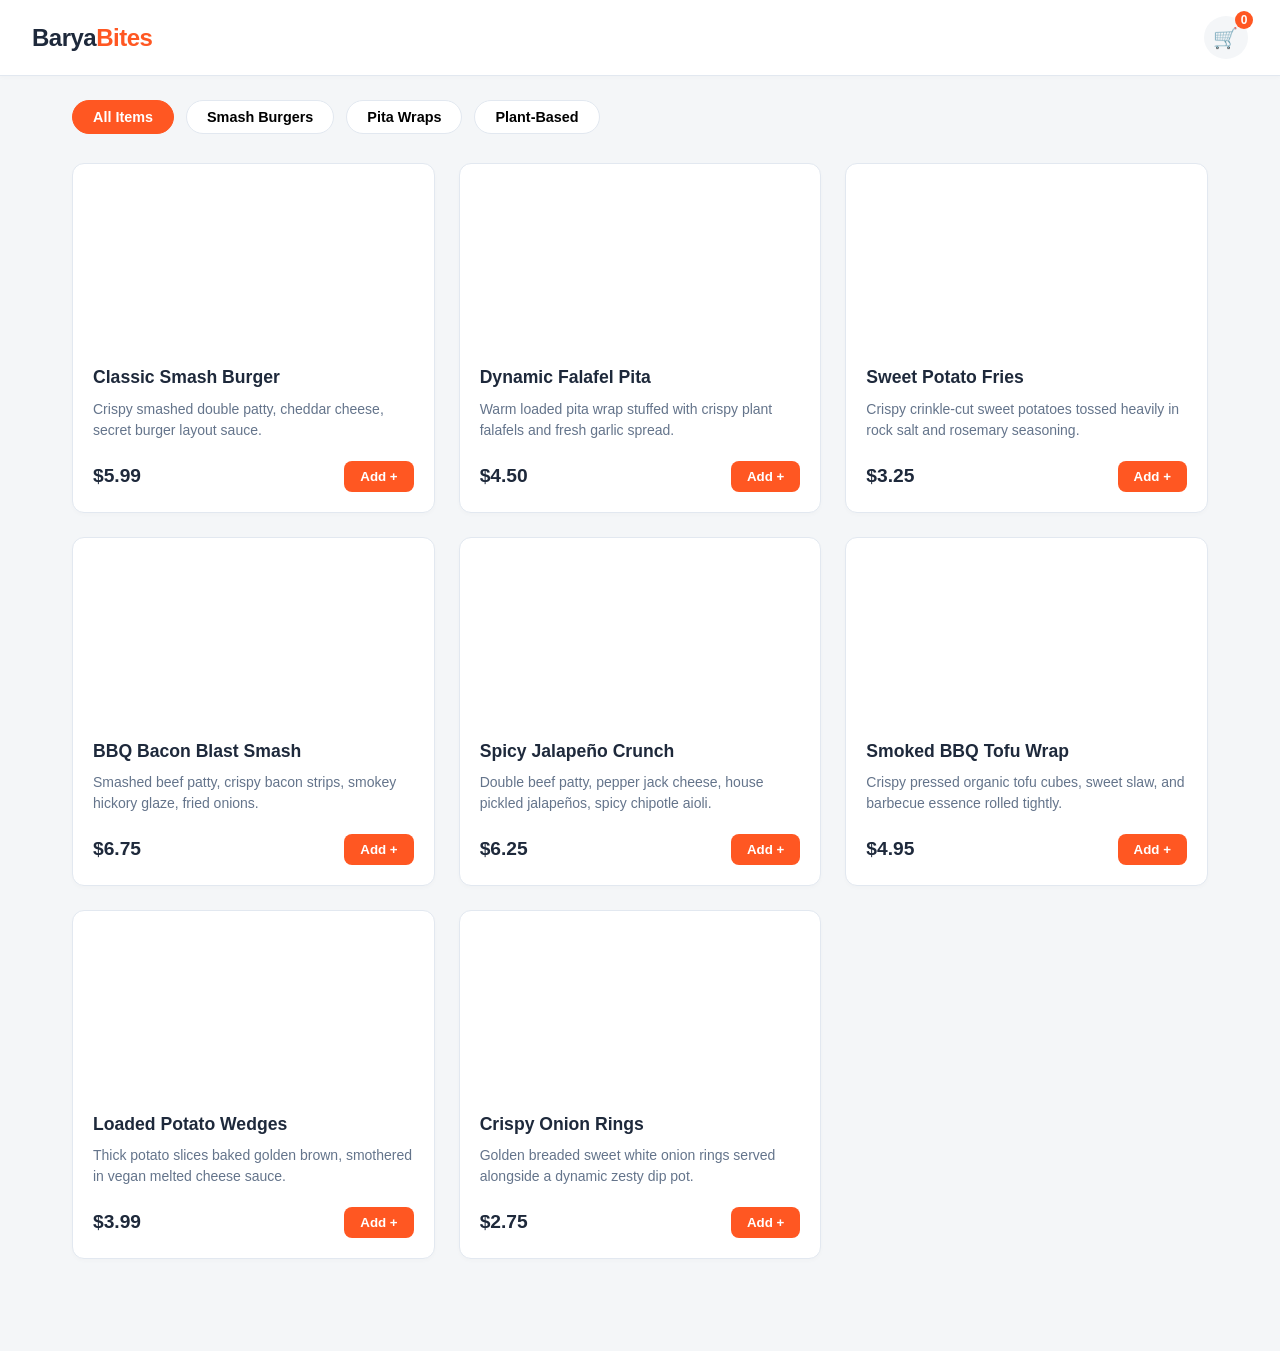
<file: Production-Ready/index.html>
<!DOCTYPE html>
<html lang="en">

<head>
    <meta charset="UTF-8">
    <meta name="viewport" content="width=device-width, initial-scale=1.0">
    <title>BaryaBites - Smart Pocket Micro-Menu System</title>
    <link rel="stylesheet" href="assets/css/variables.css">
    <link rel="stylesheet" href="assets/css/style.css">
    <link rel="stylesheet" href="assets/css/responsive.css">
</head>

<body>

    <header class="app-header">
        <div class="logo-container">
            <h1>Barya<span>Bites</span></h1>
        </div>
        <div class="cart-icon-wrapper" onclick="window.location.href='checkout.html'">
            <span class="icon-badge" id="cartCountBadge">0</span>
            <button class="btn-icon">🛒</button>
        </div>
    </header>

    <section class="filter-section">
        <div class="filter-tags-container">
            <button class="filter-btn active" data-target="all">All Items</button>
            <button class="filter-btn" data-target="burgers">Smash Burgers</button>
            <button class="filter-btn" data-target="wraps">Pita Wraps</button>
            <button class="filter-btn" data-target="snacks">Plant-Based</button>
        </div>
    </section>

    <main class="menu-grid" id="menuGrid">
        <div class="menu-card" data-category="burgers" onclick="window.location.href='item-details.html?id=bb-01'"
            style="cursor:pointer;">
            <div class="product-img"
                style="background: url('https://images.unsplash.com/photo-1568901346375-23c9450c58cd?q=80&w=500&auto=format&fit=crop') center/cover;">
            </div>
            <div class="card-details">
                <h3>Classic Smash Burger</h3>
                <p class="description">Crispy smashed double patty, cheddar cheese, secret burger layout sauce.</p>
                <div class="card-footer" onclick="event.stopPropagation();">
                    <span class="price">$5.99</span>
                    <button class="btn-add-cart" data-id="bb-01" data-name="Classic Smash Burger" data-price="5.99">Add
                        +</button>
                </div>
            </div>
        </div>

        <div class="menu-card" data-category="wraps" onclick="window.location.href='item-details.html?id=bb-02'"
            style="cursor:pointer;">
            <div class="product-img"
                style="background: url('https://www.madhuseverydayindian.com/wp-content/uploads/2022/01/falafel-pita-sandwich-recipe-with-vegetables-and-tahini-.jpg') center/cover;">
            </div>
            <div class="card-details">
                <h3>Dynamic Falafel Pita</h3>
                <p class="description">Warm loaded pita wrap stuffed with crispy plant falafels and fresh garlic spread.
                </p>
                <div class="card-footer" onclick="event.stopPropagation();">
                    <span class="price">$4.50</span>
                    <button class="btn-add-cart" data-id="bb-02" data-name="Dynamic Falafel Pita" data-price="4.50">Add
                        +</button>
                </div>
            </div>
        </div>

        <div class="menu-card" data-category="snacks" onclick="window.location.href='item-details.html?id=bb-03'"
            style="cursor:pointer;">
            <div class="product-img"
                style="background: url('https://images.unsplash.com/photo-1573080496219-bb080dd4f877?q=80&w=500&auto=format&fit=crop') center/cover;">
            </div>
            <div class="card-details">
                <h3>Sweet Potato Fries</h3>
                <p class="description">Crispy crinkle-cut sweet potatoes tossed heavily in rock salt and rosemary
                    seasoning.</p>
                <div class="card-footer" onclick="event.stopPropagation();">
                    <span class="price">$3.25</span>
                    <button class="btn-add-cart" data-id="bb-03" data-name="Sweet Potato Fries" data-price="3.25">Add
                        +</button>
                </div>
            </div>
        </div>

        <div class="menu-card" data-category="burgers" onclick="window.location.href='item-details.html?id=bb-04'"
            style="cursor:pointer;">
            <div class="product-img"
                style="background: url('https://images.unsplash.com/photo-1550547660-d9450f859349?q=80&w=500&auto=format&fit=crop') center/cover;">
            </div>
            <div class="card-details">
                <h3>BBQ Bacon Blast Smash</h3>
                <p class="description">Smashed beef patty, crispy bacon strips, smokey hickory glaze, fried onions.</p>
                <div class="card-footer" onclick="event.stopPropagation();">
                    <span class="price">$6.75</span>
                    <button class="btn-add-cart" data-id="bb-04" data-name="BBQ Bacon Blast Smash" data-price="6.75">Add
                        +</button>
                </div>
            </div>
        </div>

        <div class="menu-card" data-category="burgers" onclick="window.location.href='item-details.html?id=bb-05'"
            style="cursor:pointer;">
            <div class="product-img"
                style="background: url('https://images.unsplash.com/photo-1606755962773-d324e0a13086?q=80&w=500&auto=format&fit=crop') center/cover;">
            </div>
            <div class="card-details">
                <h3>Spicy Jalapeño Crunch</h3>
                <p class="description">Double beef patty, pepper jack cheese, house pickled jalapeños, spicy chipotle
                    aioli.</p>
                <div class="card-footer" onclick="event.stopPropagation();">
                    <span class="price">$6.25</span>
                    <button class="btn-add-cart" data-id="bb-05" data-name="Spicy Jalapeño Crunch" data-price="6.25">Add
                        +</button>
                </div>
            </div>
        </div>

        <div class="menu-card" data-category="wraps" onclick="window.location.href='item-details.html?id=bb-06'"
            style="cursor:pointer;">
            <div class="product-img"
                style="background: url('https://images.unsplash.com/photo-1544025162-d76694265947?q=80&w=500&auto=format&fit=crop') center/cover;">
            </div>
            <div class="card-details">
                <h3>Smoked BBQ Tofu Wrap</h3>
                <p class="description">Crispy pressed organic tofu cubes, sweet slaw, and barbecue essence rolled
                    tightly.</p>
                <div class="card-footer" onclick="event.stopPropagation();">
                    <span class="price">$4.95</span>
                    <button class="btn-add-cart" data-id="bb-06" data-name="Smoked BBQ Tofu Wrap" data-price="4.95">Add
                        +</button>
                </div>
            </div>
        </div>

        <div class="menu-card" data-category="snacks" onclick="window.location.href='item-details.html?id=bb-07'"
            style="cursor:pointer;">
            <div class="product-img"
                style="background: url('https://fromthelarder.co.uk/wp-content/uploads/2025/11/Potato-Wedges-10.jpg') center/cover;">
            </div>
            <div class="card-details">
                <h3>Loaded Potato Wedges</h3>
                <p class="description">Thick potato slices baked golden brown, smothered in vegan melted cheese sauce.
                </p>
                <div class="card-footer" onclick="event.stopPropagation();">
                    <span class="price">$3.99</span>
                    <button class="btn-add-cart" data-id="bb-07" data-name="Loaded Potato Wedges" data-price="3.99">Add
                        +</button>
                </div>
            </div>
        </div>

        <div class="menu-card" data-category="snacks" onclick="window.location.href='item-details.html?id=bb-08'"
            style="cursor:pointer;">
            <div class="product-img"
                style="background: url('https://images.unsplash.com/photo-1534422298391-e4f8c172dddb?q=80&w=500&auto=format&fit=crop') center/cover;">
            </div>
            <div class="card-details">
                <h3>Crispy Onion Rings</h3>
                <p class="description">Golden breaded sweet white onion rings served alongside a dynamic zesty dip pot.
                </p>
                <div class="card-footer" onclick="event.stopPropagation();">
                    <span class="price">$2.75</span>
                    <button class="btn-add-cart" data-id="bb-08" data-name="Crispy Onion Rings" data-price="2.75">Add
                        +</button>
                </div>
            </div>
        </div>
    </main>

    <script src="assets/js/cart.js"></script>
    <script src="assets/js/filter.js"></script>
    <script src="assets/js/app.js"></script>
</body>

</html>
</file>
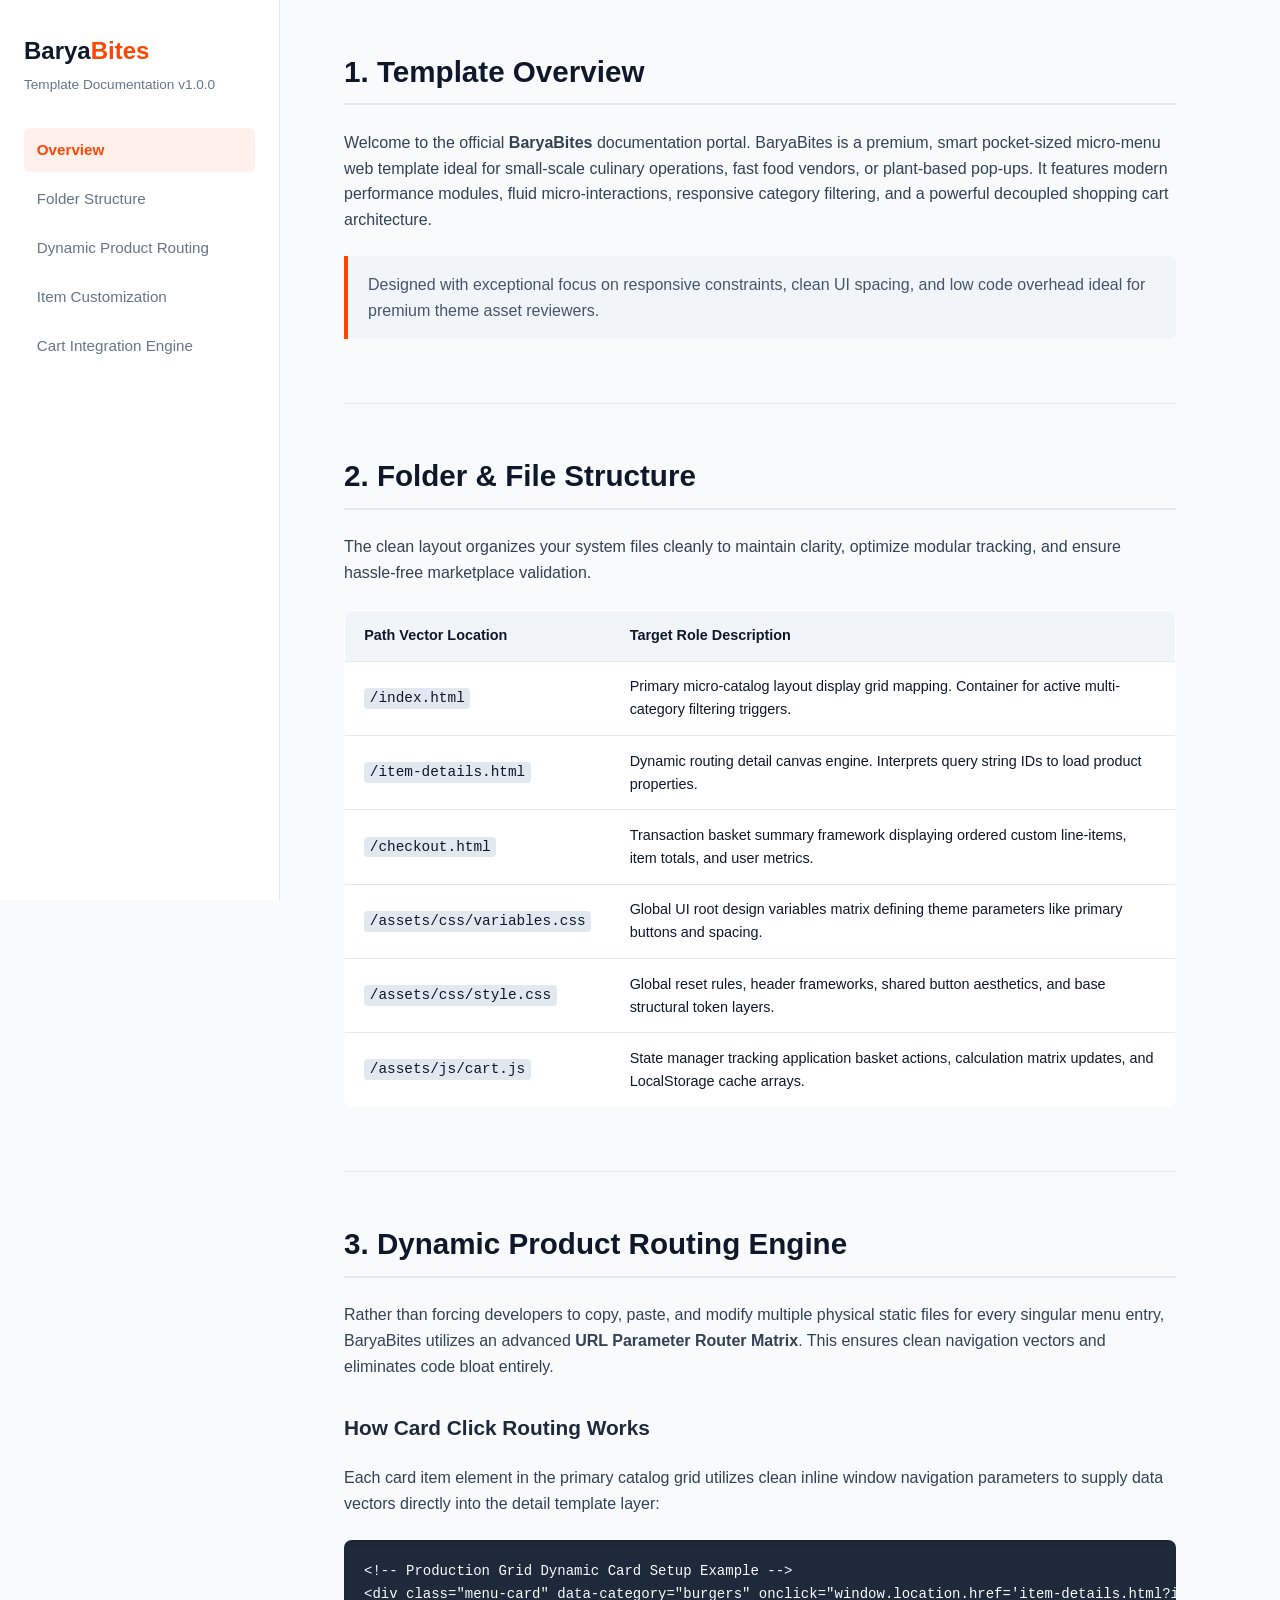
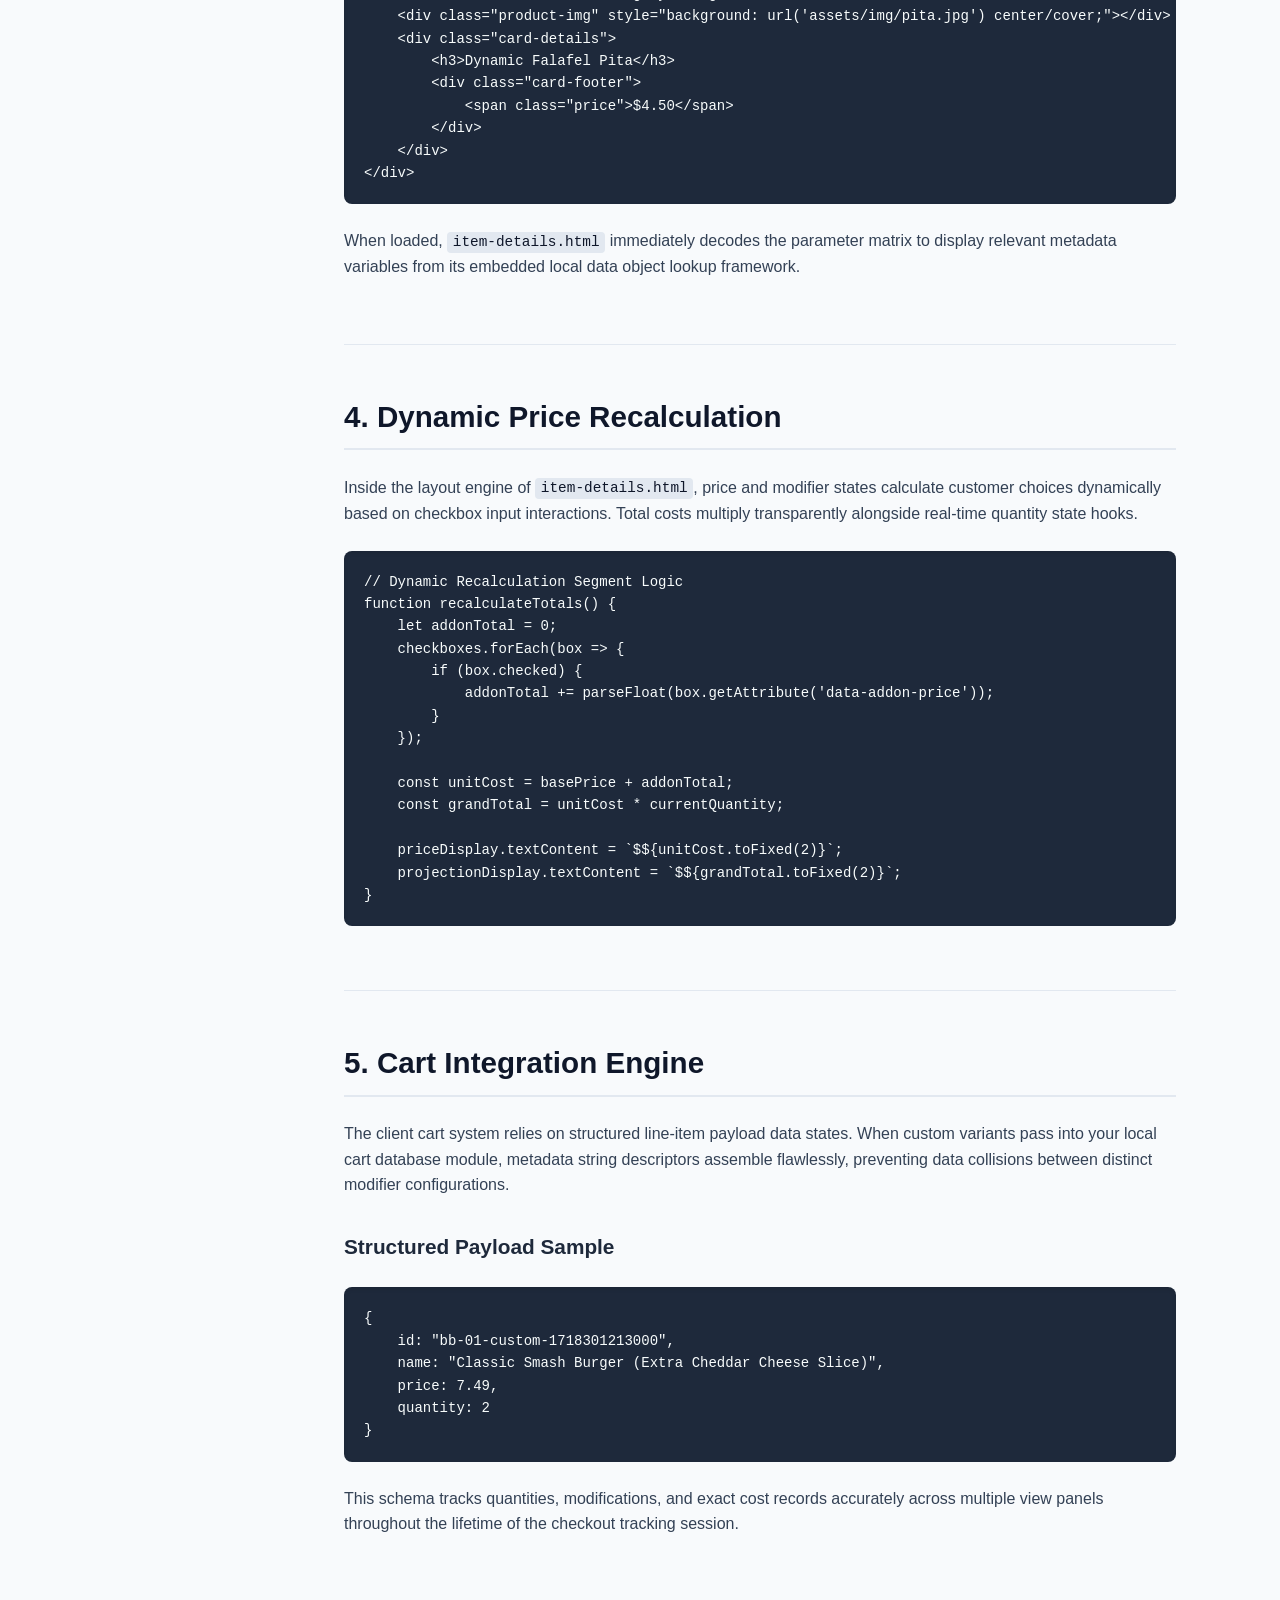
<file: Theme-Documentation/index.html>
<!DOCTYPE html>
<html lang="en">

<head>
    <meta charset="UTF-8">
    <meta name="viewport" content="width=device-width, initial-scale=1.0">
    <title>BaryaBites - Template Documentation Portal</title>
    <style>
        /* Modern Documentation Layout Schema */
        :root {
            --bg-canvas: #f8fafc;
            --bg-surface: #ffffff;
            --primary: #ff4500;
            --primary-muted: #fff0eb;
            --text-main: #0f172a;
            --text-muted: #64748b;
            --border-color: #e2e8f0;
            --code-bg: #1e293b;
            --code-text: #f8fcfc;
        }

        body {
            margin: 0;
            font-family: -apple-system, BlinkMacSystemFont, "Segoe UI", Roboto, Helvetica, Arial, sans-serif;
            background-color: var(--bg-canvas);
            color: var(--text-main);
            line-height: 1.6;
        }

        .doc-layout {
            display: grid;
            grid-template-columns: 280px 1fr;
            min-height: 100vh;
        }

        /* Fixed Navigation Sidebar */
        .doc-sidebar {
            background-color: var(--bg-surface);
            border-right: 1px solid var(--border-color);
            position: sticky;
            top: 0;
            height: 100vh;
            padding: 2rem 1.5rem;
            box-sizing: border-box;
            display: flex;
            flex-direction: column;
            gap: 2rem;
        }

        .brand-header h1 {
            font-size: 1.5rem;
            margin: 0;
            font-weight: 800;
        }

        .brand-header h1 span {
            color: var(--primary);
        }

        .brand-header p {
            font-size: 0.85rem;
            color: var(--text-muted);
            margin: 0.25rem 0 0 0;
        }

        .doc-nav {
            display: flex;
            flex-direction: column;
            gap: 0.35rem;
        }

        .doc-nav a {
            color: var(--text-muted);
            text-decoration: none;
            padding: 0.6rem 0.8rem;
            border-radius: 6px;
            font-size: 0.95rem;
            font-weight: 500;
            transition: all 0.2s ease;
        }

        .doc-nav a:hover,
        .doc-nav a.active {
            background-color: var(--primary-muted);
            color: var(--primary);
            font-weight: 600;
        }

        /* Content Container Workspace */
        .doc-content {
            padding: 3rem 4rem;
            max-width: 960px;
            box-sizing: border-box;
        }

        section {
            margin-bottom: 4rem;
            scroll-margin-top: 3rem;
        }

        h2 {
            font-size: 1.85rem;
            border-bottom: 2px solid var(--border-color);
            padding-bottom: 0.5rem;
            margin-top: 0;
        }

        h3 {
            font-size: 1.3rem;
            margin-top: 2rem;
            color: #1e293b;
        }

        p {
            color: #334155;
            margin: 0.5rem 0 1.5rem 0;
        }

        /* Highlights & Callouts */
        blockquote {
            background-color: #f1f5f9;
            border-left: 4px solid var(--primary);
            margin: 1.5rem 0;
            padding: 1rem 1.25rem;
            border-radius: 0 8px 8px 0;
        }

        blockquote p {
            margin: 0;
            font-weight: 500;
            color: #475569;
        }

        /* Architectural Structured Tables */
        table {
            width: 100%;
            border-collapse: collapse;
            margin: 1.5rem 0;
            background: var(--bg-surface);
            border-radius: 8px;
            overflow: hidden;
            border: 1px solid var(--border-color);
        }

        th,
        td {
            padding: 0.85rem 1.2rem;
            text-align: left;
            font-size: 0.9rem;
        }

        th {
            background-color: #f1f5f9;
            color: var(--text-main);
            font-weight: 600;
            border-bottom: 1px solid var(--border-color);
        }

        td {
            border-bottom: 1px solid var(--border-color);
        }

        tr:last-child td {
            border-bottom: none;
        }

        /* Clean Technical Code Blocks */
        pre {
            background-color: var(--code-bg);
            color: var(--code-text);
            padding: 1.25rem;
            border-radius: 8px;
            overflow-x: auto;
            font-family: 'Fira Code', Consolas, Monaco, 'Courier New', Courier, monospace;
            font-size: 0.875rem;
            margin: 1.5rem 0;
            box-shadow: inset 0 2px 4px rgba(0, 0, 0, 0.1);
        }

        code {
            font-family: monospace;
            background-color: #e2e8f0;
            color: #0f172a;
            padding: 0.15rem 0.35rem;
            border-radius: 4px;
            font-size: 0.9rem;
        }

        pre code {
            background-color: transparent;
            color: inherit;
            padding: 0;
            border-radius: 0;
            font-size: inherit;
        }
    </style>
</head>

<body>

    <div class="doc-layout">
        <!-- Documentation Sidebar Engine Links Mapping -->
        <aside class="doc-sidebar">
            <div class="brand-header">
                <h1>Barya<span>Bites</span></h1>
                <p>Template Documentation v1.0.0</p>
            </div>
            <nav class="doc-nav" id="docNavbar">
                <a href="#overview" class="active">Overview</a>
                <a href="#structure">Folder Structure</a>
                <a href="#routing">Dynamic Product Routing</a>
                <a href="#customization">Item Customization</a>
                <a href="#shopping-cart">Cart Integration Engine</a>
            </nav>
        </aside>

        <!-- Main Content Area Scroll Container Viewport -->
        <main class="doc-content">

            <!-- Section 1: Overview -->
            <section id="overview">
                <h2>1. Template Overview</h2>
                <p>
                    Welcome to the official <strong>BaryaBites</strong> documentation portal. BaryaBites is a premium,
                    smart pocket-sized micro-menu web template ideal for small-scale culinary operations, fast food
                    vendors, or plant-based pop-ups. It features modern performance modules, fluid micro-interactions,
                    responsive category filtering, and a powerful decoupled shopping cart architecture.
                </p>
                <blockquote>
                    <p>Designed with exceptional focus on responsive constraints, clean UI spacing, and low code
                        overhead ideal for premium theme asset reviewers.</p>
                </blockquote>
            </section>

            <hr style="border: 0; border-top: 1px solid var(--border-color); margin: 3rem 0;">

            <!-- Section 2: Folder Structure -->
            <section id="structure">
                <h2>2. Folder & File Structure</h2>
                <p>
                    The clean layout organizes your system files cleanly to maintain clarity, optimize modular tracking,
                    and ensure hassle-free marketplace validation.
                </p>
                <table>
                    <thead>
                        <tr>
                            <th>Path Vector Location</th>
                            <th>Target Role Description</th>
                        </tr>
                    </thead>
                    <tbody>
                        <tr>
                            <td><code>/index.html</code></td>
                            <td>Primary micro-catalog layout display grid mapping. Container for active multi-category
                                filtering triggers.</td>
                        </tr>
                        <tr>
                            <td><code>/item-details.html</code></td>
                            <td>Dynamic routing detail canvas engine. Interprets query string IDs to load product
                                properties.</td>
                        </tr>
                        <tr>
                            <td><code>/checkout.html</code></td>
                            <td>Transaction basket summary framework displaying ordered custom line-items, item totals,
                                and user metrics.</td>
                        </tr>
                        <tr>
                            <td><code>/assets/css/variables.css</code></td>
                            <td>Global UI root design variables matrix defining theme parameters like primary buttons
                                and spacing.</td>
                        </tr>
                        <tr>
                            <td><code>/assets/css/style.css</code></td>
                            <td>Global reset rules, header frameworks, shared button aesthetics, and base structural
                                token layers.</td>
                        </tr>
                        <tr>
                            <td><code>/assets/js/cart.js</code></td>
                            <td>State manager tracking application basket actions, calculation matrix updates, and
                                LocalStorage cache arrays.</td>
                        </tr>
                    </tbody>
                </table>
            </section>

            <hr style="border: 0; border-top: 1px solid var(--border-color); margin: 3rem 0;">

            <!-- Section 3: Dynamic Routing -->
            <section id="routing">
                <h2>3. Dynamic Product Routing Engine</h2>
                <p>
                    Rather than forcing developers to copy, paste, and modify multiple physical static files for every
                    singular menu entry, BaryaBites utilizes an advanced <strong>URL Parameter Router Matrix</strong>.
                    This ensures clean navigation vectors and eliminates code bloat entirely.
                </p>
                <h3>How Card Click Routing Works</h3>
                <p>
                    Each card item element in the primary catalog grid utilizes clean inline window navigation
                    parameters to supply data vectors directly into the detail template layer:
                </p>
                <pre><code>&lt;!-- Production Grid Dynamic Card Setup Example --&gt;
&lt;div class="menu-card" data-category="burgers" onclick="window.location.href='item-details.html?id=bb-02'"&gt;
    &lt;div class="product-img" style="background: url('assets/img/pita.jpg') center/cover;"&gt;&lt;/div&gt;
    &lt;div class="card-details"&gt;
        &lt;h3&gt;Dynamic Falafel Pita&lt;/h3&gt;
        &lt;div class="card-footer"&gt;
            &lt;span class="price"&gt;$4.50&lt;/span&gt;
        &lt;/div&gt;
    &lt;/div&gt;
&lt;/div&gt;</code></pre>
                <p>
                    When loaded, <code>item-details.html</code> immediately decodes the parameter matrix to display
                    relevant metadata variables from its embedded local data object lookup framework.
                </p>
            </section>

            <hr style="border: 0; border-top: 1px solid var(--border-color); margin: 3rem 0;">

            <!-- Section 4: Item Customization -->
            <section id="customization">
                <h2>4. Dynamic Price Recalculation</h2>
                <p>
                    Inside the layout engine of <code>item-details.html</code>, price and modifier states calculate
                    customer choices dynamically based on checkbox input interactions. Total costs multiply
                    transparently alongside real-time quantity state hooks.
                </p>
                <pre><code>// Dynamic Recalculation Segment Logic
function recalculateTotals() {
    let addonTotal = 0;
    checkboxes.forEach(box => {
        if (box.checked) {
            addonTotal += parseFloat(box.getAttribute('data-addon-price'));
        }
    });

    const unitCost = basePrice + addonTotal;
    const grandTotal = unitCost * currentQuantity;

    priceDisplay.textContent = `$${unitCost.toFixed(2)}`;
    projectionDisplay.textContent = `$${grandTotal.toFixed(2)}`;
}</code></pre>
            </section>

            <hr style="border: 0; border-top: 1px solid var(--border-color); margin: 3rem 0;">

            <!-- Section 5: Cart Integration -->
            <section id="shopping-cart">
                <h2>5. Cart Integration Engine</h2>
                <p>
                    The client cart system relies on structured line-item payload data states. When custom variants pass
                    into your local cart database module, metadata string descriptors assemble flawlessly, preventing
                    data collisions between distinct modifier configurations.
                </p>
                <h3>Structured Payload Sample</h3>
                <pre><code>{
    id: "bb-01-custom-1718301213000",
    name: "Classic Smash Burger (Extra Cheddar Cheese Slice)",
    price: 7.49,
    quantity: 2
}</code></pre>
                <p>
                    This schema tracks quantities, modifications, and exact cost records accurately across multiple view
                    panels throughout the lifetime of the checkout tracking session.
                </p>
            </section>

        </main>
    </div>

    <!-- Interface Navigation Highlighting Scripts -->
    <script>
        document.addEventListener('DOMContentLoaded', () => {
            const sections = document.querySelectorAll('section');
            const navLinks = document.querySelectorAll('#docNavbar a');

            // Synchronized Section Interceptor Scrolling Handler Loop
            window.addEventListener('scroll', () => {
                let activeId = '';
                sections.forEach(section => {
                    const topPos = section.offsetTop;
                    const height = section.clientHeight;
                    if (window.scrollY >= (topPos - 120)) {
                        activeId = section.getAttribute('id');
                    }
                });

                navLinks.forEach(link => {
                    link.classList.remove('active');
                    if (link.getAttribute('href') === `#${activeId}`) {
                        link.classList.add('active');
                    }
                });
            });

            // Fluid Scroll Target Interceptor Setup
            navLinks.forEach(link => {
                link.addEventListener('click', (e) => {
                    e.preventDefault();
                    const targetId = link.getAttribute('href');
                    const targetSection = document.querySelector(targetId);

                    window.scrollTo({
                        top: targetSection.offsetTop - 40,
                        behavior: 'smooth'
                    });
                });
            });
        });
    </script>
</body>

</html>
</file>
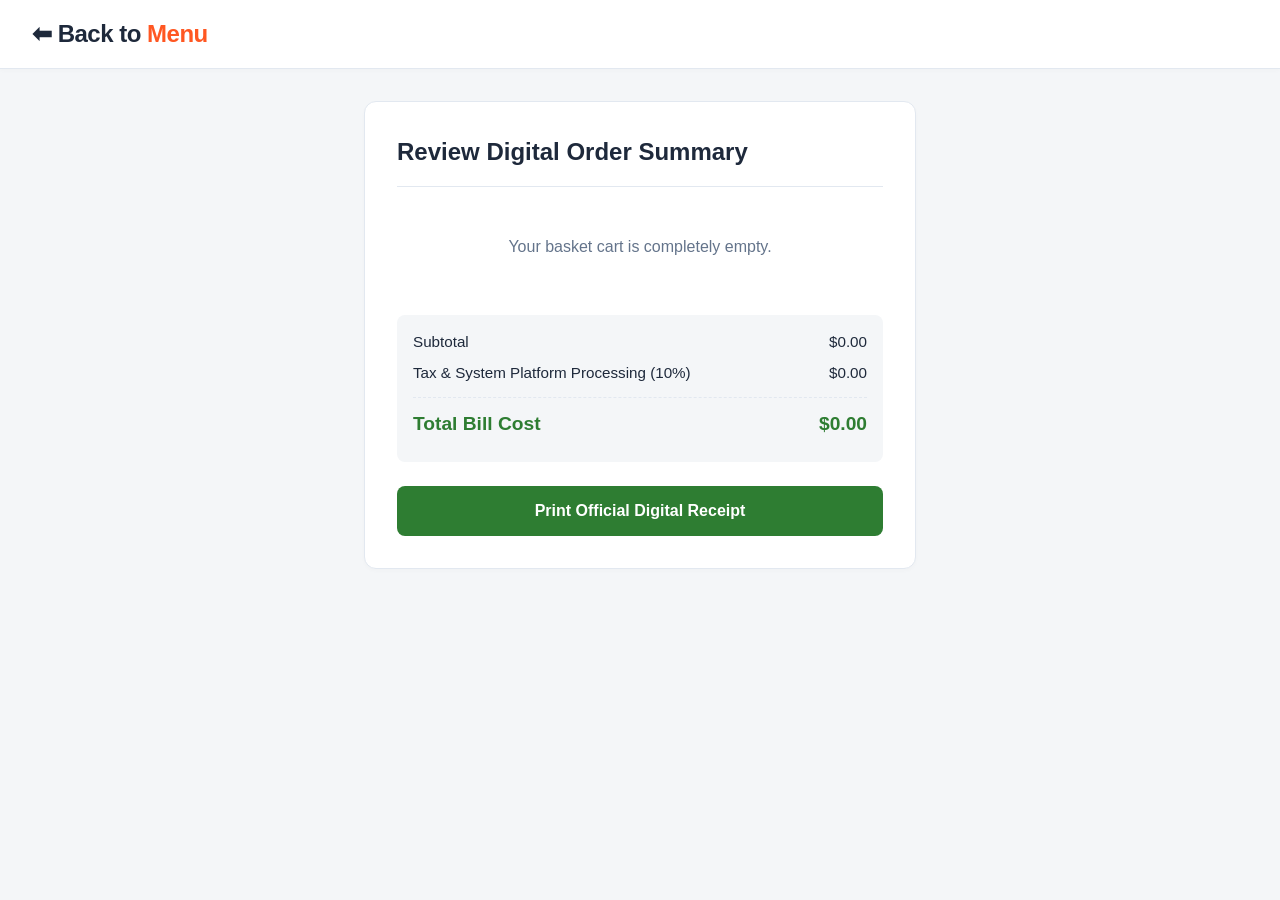
<file: Production-Ready/checkout.html>
<!DOCTYPE html>
<html lang="en">

<head>
    <meta charset="UTF-8">
    <meta name="viewport" content="width=device-width, initial-scale=1.0">
    <title>BaryaBites - Official Receipt Summary</title>
    <link rel="stylesheet" href="assets/css/variables.css">
    <link rel="stylesheet" href="assets/css/style.css">
    <link rel="stylesheet" href="assets/css/checkout.css">
</head>

<body>

    <header class="app-header">
        <div class="logo-container" onclick="window.location.href='index.html'" style="cursor: pointer;">
            <h1>⬅ Back to<span> Menu</span></h1>
        </div>
    </header>

    <main class="checkout-container">
        <!-- Structural Print-Only Header Block -->
        <div class="receipt-header-print">
            <h1>BARYABITES COMMERCE STORE</h1>
            <p>Digital Checkout Invoice Statement Summary</p>
            <p id="printReceiptTimestamp"></p>
            <hr style="margin-top: 1rem; border: none; border-bottom: 2px solid #000;">
        </div>

        <div class="checkout-card">
            <h2>Review Digital Order Summary</h2>
            <hr style="margin: 1rem 0; border: none; border-bottom: 1px solid var(--border-color);">

            <div id="checkoutItemsList"></div>

            <div class="summary-block">
                <div class="summary-row">
                    <span>Subtotal</span>
                    <span id="subtotalValue">$0.00</span>
                </div>
                <div class="summary-row">
                    <span>Tax & System Platform Processing (10%)</span>
                    <span id="taxValue">$0.00</span>
                </div>
                <div class="summary-row total">
                    <span>Total Bill Cost</span>
                    <span id="totalValue">$0.00</span>
                </div>
            </div>

            <button class="btn-checkout-submit" id="btnPrintReceiptAction">Print Official Digital Receipt</button>
        </div>
    </main>

    <script src="assets/js/cart.js"></script>
    <script>
        document.addEventListener('DOMContentLoaded', () => {
            const listContainer = document.getElementById('checkoutItemsList');

            function renderCheckoutView() {
                const cartItems = window.BaryaCart ? window.BaryaCart.items : [];

                if (cartItems.length === 0) {
                    listContainer.innerHTML = `<p style="color: var(--text-muted); text-align: center; padding: 2rem 0;">Your basket cart is completely empty.</p>`;
                    document.getElementById('subtotalValue').textContent = `$0.00`;
                    document.getElementById('taxValue').textContent = `$0.00`;
                    document.getElementById('totalValue').textContent = `$0.00`;
                    document.getElementById('btnPrintReceiptAction').disabled = true;
                    return;
                }

                document.getElementById('btnPrintReceiptAction').disabled = false;
                let subtotal = 0;
                listContainer.innerHTML = '';

                cartItems.forEach(item => {
                    const rowCost = item.price * item.quantity;
                    subtotal += rowCost;

                    listContainer.innerHTML += `
                        <div class="cart-item-row" data-id="${item.id}">
                            <div>
                                <strong>${item.name}</strong><br>
                                <div class="item-controls">
                                    <button class="btn-qty-adjust decrement-trigger" data-id="${item.id}">-</button>
                                    <span class="display-qty-lbl">${item.quantity}</span>
                                    <button class="btn-qty-adjust increment-trigger" data-id="${item.id}">+</button>
                                    <button class="btn-item-remove remove-trigger" data-id="${item.id}">Remove</button>
                                </div>
                            </div>
                            <span style="font-weight:600; font-size: 1.05rem;">$${rowCost.toFixed(2)}</span>
                        </div>
                    `;
                });

                const tax = subtotal * 0.10;
                const absoluteTotal = subtotal + tax;

                document.getElementById('subtotalValue').textContent = `$${subtotal.toFixed(2)}`;
                document.getElementById('taxValue').textContent = `$${tax.toFixed(2)}`;
                document.getElementById('totalValue').textContent = `$${absoluteTotal.toFixed(2)}`;
            }

            // Global Interceptor bubbling handlers linking UI triggers back into core state functions
            listContainer.addEventListener('click', (e) => {
                if (!window.BaryaCart) return;

                const targetId = e.target.getAttribute('data-id');
                if (!targetId) return;

                if (e.target.classList.contains('increment-trigger')) {
                    window.BaryaCart.addItem({ id: targetId, quantity: 1 });
                    renderCheckoutView();
                }
                else if (e.target.classList.contains('decrement-trigger')) {
                    window.BaryaCart.decrementItem(targetId);
                    renderCheckoutView();
                }
                else if (e.target.classList.contains('remove-trigger')) {
                    window.BaryaCart.removeItem(targetId);
                    renderCheckoutView();
                }
            });

            // Native hardware window print routing trigger sequence
            document.getElementById('btnPrintReceiptAction').addEventListener('click', () => {
                document.getElementById('printReceiptTimestamp').textContent = `Transaction Issued: ${new Date().toLocaleString()}`;
                window.print();
            });

            renderCheckoutView();
        });
    </script>
</body>

</html>
</file>
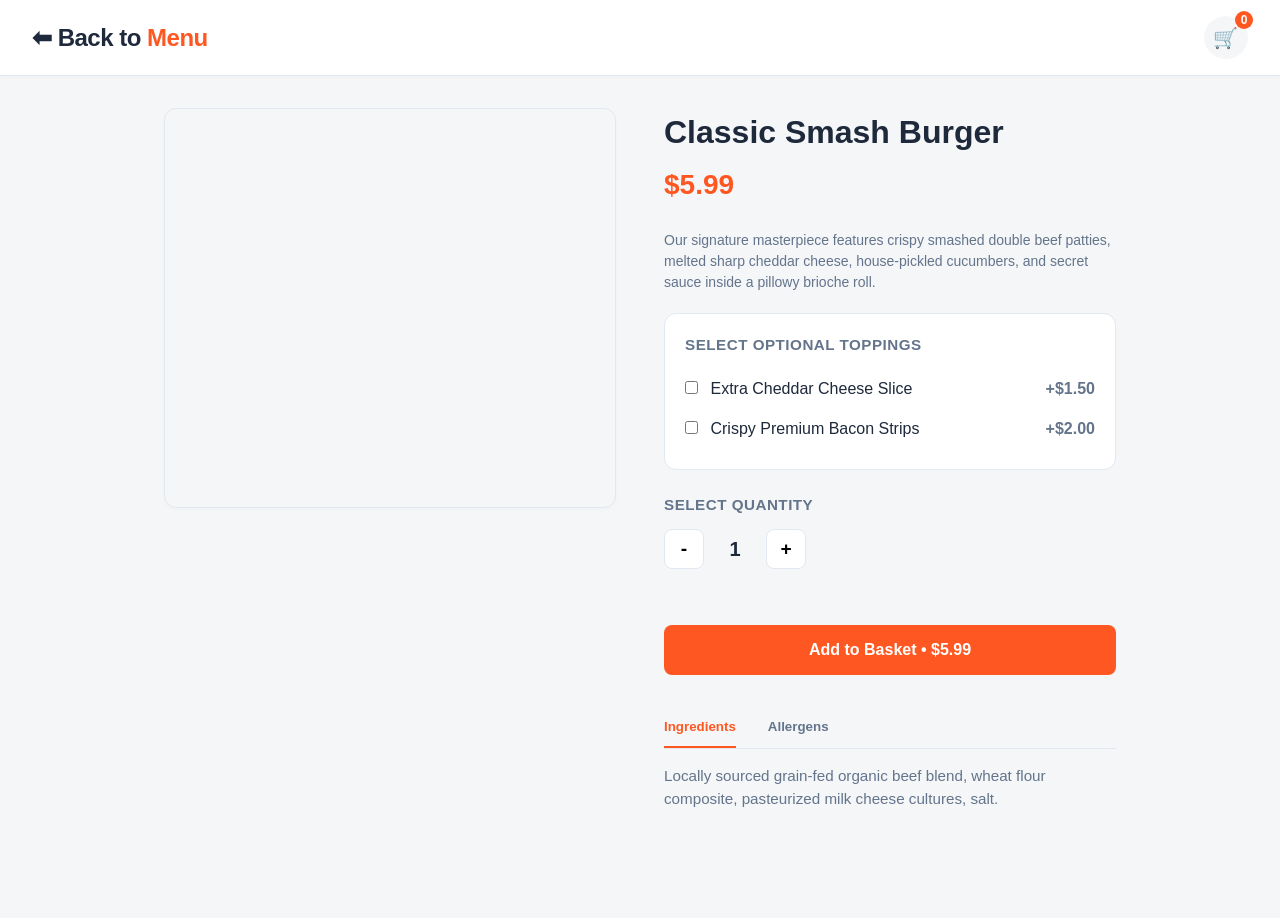
<file: Production-Ready/item-details.html>
<!DOCTYPE html>
<html lang="en">

<head>
    <meta charset="UTF-8">
    <meta name="viewport" content="width=device-width, initial-scale=1.0">
    <title>BaryaBites - Product Details</title>
    <link rel="stylesheet" href="assets/css/variables.css">
    <link rel="stylesheet" href="assets/css/style.css">
    <link rel="stylesheet" href="assets/css/item-details.css">
</head>

<body>

    <header class="app-header">
        <div class="logo-container" onclick="window.location.href='index.html'" style="cursor: pointer;">
            <h1>⬅ Back to<span> Menu</span></h1>
        </div>
        <div class="cart-icon-wrapper" onclick="window.location.href='checkout.html'">
            <span class="icon-badge" id="cartCountBadge">0</span>
            <button class="btn-icon">🛒</button>
        </div>
    </header>

    <main class="details-wrapper" id="detailsWrapper">
    </main>

    <script src="assets/js/cart.js"></script>
    <script>
        document.addEventListener('DOMContentLoaded', () => {
            // Internal Catalog Database Registry Array for all 8 elements
            const productDatabase = {
                "bb-01": {
                    name: "Classic Smash Burger",
                    price: 5.99,
                    desc: "Our signature masterpiece features crispy smashed double beef patties, melted sharp cheddar cheese, house-pickled cucumbers, and secret sauce inside a pillowy brioche roll.",
                    img: "https://images.unsplash.com/photo-1568901346375-23c9450c58cd?q=80&w=600&auto=format&fit=crop",
                    ingredients: "Locally sourced grain-fed organic beef blend, wheat flour composite, pasteurized milk cheese cultures, salt.",
                    allergens: "Contains: Wheat, Gluten, Dairy, and Soy options."
                },
                "bb-02": {
                    name: "Dynamic Falafel Pita",
                    price: 4.50,
                    desc: "Warm loaded pita wrap stuffed with crispy plant falafels, fresh wild field greens, shredded cabbage, and fresh house-made garlic sauce spread.",
                    img: "https://www.madhuseverydayindian.com/wp-content/uploads/2022/01/falafel-pita-sandwich-recipe-with-vegetables-and-tahini-.jpg",
                    ingredients: "Crushed organic chickpeas, parsley, coriander, Mediterranean spices, stone-ground wheat pita.",
                    allergens: "Contains: Sesame extracts, Wheat, Gluten."
                },
                "bb-03": {
                    name: "Sweet Potato Fries",
                    price: 3.25,
                    desc: "Crispy crinkle-cut sweet potatoes tossed heavily in coarse rock salt, freshly cracked black pepper, and rosemary seasoning extracts.",
                    img: "https://images.unsplash.com/photo-1573080496219-bb080dd4f877?q=80&w=600&auto=format&fit=crop",
                    ingredients: "Sweet vine potatoes, refined vegetable oil crisp medium, crushed rock salt flakes, dry rosemary leaves.",
                    allergens: "Prepared inside facilities handling soy products."
                },
                "bb-04": {
                    name: "BBQ Bacon Blast Smash",
                    price: 6.75,
                    desc: "Smashed beef patty layered with caramelized crispy bacon strips, sticky signature hickory glaze, sharp cheddar cheese, and flash-fried onions.",
                    img: "https://images.unsplash.com/photo-1550547660-d9450f859349?q=80&w=600&auto=format&fit=crop",
                    ingredients: "Premium beef, pork bacon cuts, brown sugar reduction sauce, artisan white onions.",
                    allergens: "Contains: Wheat, Dairy, Mustard, Celery vectors."
                },
                "bb-05": {
                    name: "Spicy Jalapeño Crunch",
                    price: 6.25,
                    desc: "Double beef patty combined with melting spicy pepper jack cheese, house pickled hot jalapeño rounds, and smoky chipotle cream aioli.",
                    img: "https://images.unsplash.com/photo-1606755962773-d324e0a13086?q=80&w=600&auto=format&fit=crop",
                    ingredients: "Smashed beef grain, jalapeño chili peppers, pepper-jack whey blend, chipotle paste mix.",
                    allergens: "Contains: High Dairy profiles, Egg emulsifiers."
                },
                "bb-06": {
                    name: "Smoked BBQ Tofu Wrap",
                    price: 4.95,
                    desc: "Crispy brick-pressed organic tofu cubes tossed in a sweet tangy barbecue sauce, with crunchy purple cabbage slaw rolled inside a dynamic flour wrap.",
                    img: "https://images.unsplash.com/photo-1544025162-d76694265947?q=80&w=600&auto=format&fit=crop",
                    ingredients: "Organic soybeans coagulant, vine-ripened tomato extract paste, shredded cabbage blend.",
                    allergens: "Contains: Soy, Wheat wheat options."
                },
                "bb-07": {
                    name: "Loaded Potato Wedges",
                    price: 3.99,
                    desc: "Thick potato wedges baked down till golden brown, generously smothered in a warm, secret dairy-free velvet cheddar cheese sauce.",
                    img: "https://fromthelarder.co.uk/wp-content/uploads/2025/11/Potato-Wedges-10.jpg",
                    ingredients: "Russet starch potatoes, nutritional yeast extract flakes, turmeric powder coloring, coconut oil solids.",
                    allergens: "100% Plant-Based. Nut-Free alternative."
                },
                "bb-08": {
                    name: "Crispy Onion Rings",
                    price: 2.75,
                    desc: "Golden double-breaded sweet white onion rings served alongside a dynamic zesty herb dipping container for maximum flavor output.",
                    img: "https://images.unsplash.com/photo-1534422298391-e4f8c172dddb?q=80&w=600&auto=format&fit=crop",
                    ingredients: "Sweet Spanish white onions, panko breading composite crumbs, light egg washing washes.",
                    allergens: "Contains: Wheat, Gluten, Egg elements."
                }
            };

            // Parsing URL Query Matrix parameters to figure out item ID payload
            const urlParams = new URLSearchParams(window.location.search);
            const activeItemId = urlParams.get('id') || "bb-01"; // Default fall back to main item if unspecified
            const product = productDatabase[activeItemId];

            if (!product) {
                document.getElementById('detailsWrapper').innerHTML = `<h2 style='text-align:center; padding: 4rem; width:100%;'>Specified Product SKU Not Registered.</h2>`;
                return;
            }

            // Injecting standard pristine layout scaffolding with current product metadata context
            document.getElementById('detailsWrapper').innerHTML = `
                <div class="details-img-frame" style="background: url('${product.img}') center/cover;"></div>
                <div class="details-content">
                    <h2>${product.name}</h2>
                    <div class="details-price-tag" id="dynamicPriceDisplay" data-base-price="${product.price}">$${product.price.toFixed(2)}</div>
                    
                    <p class="description">${product.desc}</p>

                    <div class="customizer-box">
                        <div class="customizer-title">Select Optional Toppings</div>
                        <label class="option-row">
                            <div>
                                <input type="checkbox" class="modifier-checkbox" data-addon-price="1.50" id="addonCheese">
                                <span style="margin-left: 0.5rem;">Extra Cheddar Cheese Slice</span>
                            </div>
                            <span style="color: var(--text-muted); font-weight: 600;">+$1.50</span>
                        </label>
                        <label class="option-row">
                            <div>
                                <input type="checkbox" class="modifier-checkbox" data-addon-price="2.00" id="addonBacon">
                                <span style="margin-left: 0.5rem;">Crispy Premium Bacon Strips</span>
                            </div>
                            <span style="color: var(--text-muted); font-weight: 600;">+$2.00</span>
                        </label>
                    </div>

                    <div class="customizer-title">Select Quantity</div>
                    <div class="quantity-selector-container">
                        <button class="qty-btn" id="btnDecrement">-</button>
                        <div class="qty-display" id="itemQuantityDisplay">1</div>
                        <button class="qty-btn" id="btnIncrement">+</button>
                    </div>

                    <button class="btn-checkout-submit" style="background-color: var(--primary);" id="btnDetailsAddToCart">
                        Add to Basket • <span id="btnTotalProjection">$${product.price.toFixed(2)}</span>
                    </button>

                    <div class="tabs-header">
                        <button class="tab-trigger active" data-tab-target="tab-ingredients">Ingredients</button>
                        <button class="tab-trigger" data-tab-target="tab-nutrition">Allergens</button>
                    </div>
                    
                    <div class="tab-panel active" id="tab-ingredients">${product.ingredients}</div>
                    <div class="tab-panel" id="tab-nutrition">${product.allergens}</div>
                </div>
            `;

            // Re-instantiating state interaction events for freshly generated markup injection layer
            const priceDisplay = document.getElementById('dynamicPriceDisplay');
            const projectionDisplay = document.getElementById('btnTotalProjection');
            const qtyDisplay = document.getElementById('itemQuantityDisplay');
            const checkboxes = document.querySelectorAll('.modifier-checkbox');

            const basePrice = product.price;
            let currentQuantity = 1;

            function recalculateTotals() {
                let addonTotal = 0;
                checkboxes.forEach(box => {
                    if (box.checked) addonTotal += parseFloat(box.getAttribute('data-addon-price'));
                });

                const unitCost = basePrice + addonTotal;
                const grandTotal = unitCost * currentQuantity;

                priceDisplay.textContent = `$${unitCost.toFixed(2)}`;
                projectionDisplay.textContent = `$${grandTotal.toFixed(2)}`;
            }

            document.getElementById('btnIncrement').addEventListener('click', () => {
                currentQuantity++;
                qtyDisplay.textContent = currentQuantity;
                recalculateTotals();
            });

            document.getElementById('btnDecrement').addEventListener('click', () => {
                if (currentQuantity > 1) {
                    currentQuantity--;
                    qtyDisplay.textContent = currentQuantity;
                    recalculateTotals();
                }
            });

            checkboxes.forEach(box => box.addEventListener('change', recalculateTotals));

            document.getElementById('btnDetailsAddToCart').addEventListener('click', () => {
                if (!window.BaryaCart) return;

                let descriptiveModifiers = [];
                checkboxes.forEach(box => {
                    if (box.checked) descriptiveModifiers.push(box.parentNode.textContent.trim());
                });

                const structuralNameString = descriptiveModifiers.length > 0
                    ? `${product.name} (${descriptiveModifiers.join(', ')})`
                    : product.name;

                let finalUnitCost = basePrice;
                checkboxes.forEach(box => {
                    if (box.checked) finalUnitCost += parseFloat(box.getAttribute('data-addon-price'));
                });

                const lineItemPayload = {
                    id: `${activeItemId}-custom-${Date.now()}`,
                    name: structuralNameString,
                    price: finalUnitCost,
                    quantity: currentQuantity
                };

                window.BaryaCart.addItem(lineItemPayload);

                const btn = document.getElementById('btnDetailsAddToCart');
                const nativeText = btn.innerHTML;
                btn.innerHTML = "Successfully Added! ✔";
                btn.style.backgroundColor = "var(--secondary)";
                setTimeout(() => {
                    btn.innerHTML = nativeText;
                    btn.style.backgroundColor = "var(--primary)";
                }, 1200);
            });

            // Tab interface toggle mappings loop logic execution setup
            const triggers = document.querySelectorAll('.tab-trigger');
            const panels = document.querySelectorAll('.tab-panel');

            triggers.forEach(trigger => {
                trigger.addEventListener('click', (e) => {
                    triggers.forEach(t => t.classList.remove('active'));
                    panels.forEach(p => p.classList.remove('active'));

                    e.currentTarget.classList.add('active');
                    const targetId = e.currentTarget.getAttribute('data-tab-target');
                    document.getElementById(targetId).classList.add('active');
                });
            });
        });
    </script>
</body>

</html>
</file>
<file: Production-Ready/assets/css/variables.css>
/* ==========================================================================
   BaryaBites - Global Design Tokens & Variables
   ========================================================================== */

:root {
    /* Color Palette */
    --primary: #ff5722;           /* Vibrant food-tech orange */
    --primary-hover: #e64a19;
    --secondary: #2e7d32;         /* Fresh organic green */
    --surface-light: #ffffff;
    --bg-base: #f4f6f8;
    --border-color: #e2e8f0;
    
    /* Typography Overhaul */
    --text-main: #1e293b;
    --text-muted: #64748b;
    --font-family: 'Segoe UI', -apple-system, BlinkMacSystemFont, Roboto, sans-serif;

    /* Structural Elevation & Shapes */
    --radius-sm: 8px;
    --radius-md: 12px;
    --radius-lg: 20px;
    --shadow-sm: 0 2px 4px rgba(0,0,0,0.02);
    --shadow-md: 0 10px 25px -5px rgba(0, 0, 0, 0.05), 0 8px 10px -6px rgba(0, 0, 0, 0.05);
    
    /* Animation Tokens */
    --transition-fast: all 0.2s cubic-bezier(0.4, 0, 0.2, 1);
    --transition-smooth: all 0.3s cubic-bezier(0.4, 0, 0.2, 1);
}
</file>
<file: Production-Ready/assets/css/style.css>
/* ==========================================================================
   BaryaBites - Core Application Stylesheet
   ========================================================================== */

* {
    box-sizing: border-box;
    margin: 0;
    padding: 0;
}

body {
    font-family: var(--font-family);
    background-color: var(--bg-base);
    color: var(--text-main);
    line-height: 1.5;
    padding-bottom: 60px; /* Space for sticky drawer triggers */
}

/* App Header Layout */
.app-header {
    background-color: var(--surface-light);
    border-bottom: 1px solid var(--border-color);
    padding: 1rem 2rem;
    display: flex;
    justify-content: space-between;
    align-items: center;
    position: sticky;
    top: 0;
    z-index: 100;
    box-shadow: var(--shadow-sm);
}

.logo-container h1 {
    font-size: 1.5rem;
    font-weight: 800;
    letter-spacing: -0.5px;
}

.logo-container h1 span {
    color: var(--primary);
}

.cart-icon-wrapper {
    position: relative;
    cursor: pointer;
}

.btn-icon {
    background: var(--bg-base);
    border: none;
    font-size: 1.25rem;
    padding: 0.6rem;
    border-radius: 50%;
    cursor: pointer;
    transition: var(--transition-fast);
}

.btn-icon:hover {
    background-color: var(--border-color);
}

.icon-badge {
    position: absolute;
    top: -5px;
    right: -5px;
    background-color: var(--primary);
    color: white;
    font-size: 0.75rem;
    font-weight: bold;
    min-width: 18px;
    height: 18px;
    border-radius: 50%;
    display: flex;
    align-items: center;
    justify-content: center;
    padding: 2px;
    transition: var(--transition-fast);
}

/* Multi-Tag Matrix Filtering Layout */
.filter-section {
    padding: 1.5rem 2rem;
    max-width: 1200px;
    margin: 0 auto;
}

.filter-tags-container {
    display: flex;
    gap: 0.75rem;
    overflow-x: auto;
    white-space: nowrap;
    padding-bottom: 5px;
}

.filter-tags-container::-webkit-scrollbar {
    height: 4px;
}

.filter-tags-container::-webkit-scrollbar-thumb {
    background: var(--border-color);
    border-radius: 4px;
}

.filter-btn {
    background-color: var(--surface-light);
    border: 1px solid var(--border-color);
    padding: 0.5rem 1.25rem;
    border-radius: var(--radius-lg);
    font-weight: 600;
    font-size: 0.9rem;
    cursor: pointer;
    transition: var(--transition-fast);
}

.filter-btn:hover {
    border-color: var(--primary);
    color: var(--primary);
}

.filter-btn.active {
    background-color: var(--primary);
    border-color: var(--primary);
    color: var(--surface-light);
}

/* Adaptive Responsive Grid layout */
.menu-grid {
    display: grid;
    grid-template-columns: repeat(auto-fill, minmax(280px, 1fr));
    gap: 1.5rem;
    padding: 0 2rem 2rem 2rem;
    max-width: 1200px;
    margin: 0 auto;
}

.menu-card {
    background-color: var(--surface-light);
    border-radius: var(--radius-md);
    overflow: hidden;
    box-shadow: var(--shadow-sm);
    border: 1px solid var(--border-color);
    transition: var(--transition-smooth);
    display: flex;
    flex-direction: column;
}

.menu-card:hover {
    transform: translateY(-4px);
    box-shadow: var(--shadow-md);
}

.menu-card.hidden {
    display: none !important;
}

.product-img {
    width: 100%;
    height: 180px;
    object-fit: cover;
    background-color: #eaeaea; /* Fallback placeholder tint */
}

.card-details {
    padding: 1.25rem;
    display: flex;
    flex-direction: column;
    flex-grow: 1;
}

.card-details h3 {
    font-size: 1.1rem;
    margin-bottom: 0.5rem;
}

.description {
    font-size: 0.875rem;
    color: var(--text-muted);
    margin-bottom: 1.25rem;
    flex-grow: 1;
}

.card-footer {
    display: flex;
    justify-content: space-between;
    align-items: center;
}

.price {
    font-weight: 700;
    font-size: 1.2rem;
    color: var(--text-main);
}

.btn-add-cart {
    background-color: var(--primary);
    color: white;
    border: none;
    padding: 0.5rem 1rem;
    font-weight: 700;
    border-radius: var(--radius-sm);
    cursor: pointer;
    transition: var(--transition-fast);
}

.btn-add-cart:hover {
    background-color: var(--primary-hover);
}

/* Checkout View Layout Architectures */
.checkout-container {
    max-width: 600px;
    margin: 2rem auto;
    padding: 0 1.5rem;
}

.checkout-card {
    background-color: var(--surface-light);
    border-radius: var(--radius-md);
    border: 1px solid var(--border-color);
    padding: 1.5rem;
    box-shadow: var(--shadow-sm);
}

.cart-item-row {
    display: flex;
    justify-content: space-between;
    align-items: center;
    padding: 1rem 0;
    border-bottom: 1px solid var(--border-color);
}

.summary-block {
    margin-top: 1.5rem;
    background-color: var(--bg-base);
    padding: 1rem;
    border-radius: var(--radius-sm);
}

.summary-row {
    display: flex;
    justify-content: space-between;
    margin-bottom: 0.5rem;
    font-size: 0.95rem;
}

.summary-row.total {
    border-top: 1px dashed var(--border-color);
    padding-top: 0.75rem;
    margin-top: 0.75rem;
    font-weight: 800;
    font-size: 1.2rem;
    color: var(--secondary);
}

.btn-checkout-submit {
    width: 100%;
    background-color: var(--secondary);
    color: white;
    border: none;
    padding: 1rem;
    font-size: 1rem;
    font-weight: 700;
    border-radius: var(--radius-sm);
    cursor: pointer;
    margin-top: 1.5rem;
    transition: var(--transition-fast);
}

.btn-checkout-submit:hover {
    opacity: 0.9;
}
</file>
<file: Production-Ready/assets/css/responsive.css>
/* ==========================================================================
   BaryaBites - Responsive Adaptive Architecture Layouts
   ========================================================================== */

@media (max-width: 768px) {
    .app-header {
        padding: 1rem;
    }
    
    .filter-section {
        padding: 1rem;
    }

    .menu-grid {
        grid-template-columns: repeat(auto-fill, minmax(220px, 1fr));
        gap: 1rem;
        padding: 0 1rem 1rem 1rem;
    }

    .product-img {
        height: 140px;
    }
}

@media (max-width: 480px) {
    .menu-grid {
        grid-template-columns: 1fr;
    }
    
    .logo-container h1 {
        font-size: 1.25rem;
    }
}
</file>
<file: Production-Ready/assets/css/checkout.css>
/* ==========================================================================
   BaryaBites - Checkout & Print Engine Layout Styles
   ========================================================================== */

.checkout-container {
    max-width: 600px;
    margin: 2rem auto;
    padding: 0 1.5rem;
}

.checkout-card {
    background-color: var(--surface-light);
    border-radius: var(--radius-md);
    border: 1px solid var(--border-color);
    padding: 2rem;
    box-shadow: var(--shadow-sm);
}

.item-controls {
    display: flex;
    align-items: center;
    gap: 0.5rem;
    margin-top: 0.5rem;
}

.btn-qty-adjust {
    background-color: var(--bg-base);
    border: 1px solid var(--border-color);
    padding: 0.25rem 0.6rem;
    font-size: 0.85rem;
    font-weight: 700;
    border-radius: var(--radius-sm);
    cursor: pointer;
    transition: var(--transition-fast);
}

.btn-qty-adjust:hover {
    border-color: var(--primary);
    color: var(--primary);
}

.btn-item-remove {
    background: none;
    border: none;
    color: #dc2626;
    font-size: 0.85rem;
    font-weight: 600;
    cursor: pointer;
    margin-left: 1rem;
    padding: 0.25rem;
    transition: var(--transition-fast);
}

.btn-item-remove:hover {
    text-decoration: underline;
    opacity: 0.8;
}

.display-qty-lbl {
    font-size: 0.9rem;
    font-weight: 700;
    min-width: 20px;
    text-align: center;
}

.receipt-header-print {
    display: none;
    text-align: center;
    margin-bottom: 2rem;
}

/* ==========================================================================
   🖨️ Native Print Engine Optimization Breakpoints
   ========================================================================== */
@media print {
    body {
        background: #fff;
        color: #000;
        padding: 0;
    }
    .app-header, 
    .btn-qty-adjust, 
    .btn-item-remove, 
    .btn-checkout-submit,
    header {
        display: none !important;
    }
    .checkout-container {
        max-width: 100%;
        margin: 0;
        padding: 0;
    }
    .checkout-card {
        border: none;
        box-shadow: none;
        padding: 0;
    }
    .receipt-header-print {
        display: block !important;
    }
}
</file>
<file: Production-Ready/assets/css/item-details.css>
/* ==========================================================================
   BaryaBites - Product Details Page Specific Styles
   ========================================================================== */

.details-wrapper {
    max-width: 1000px;
    margin: 2rem auto;
    padding: 0 1.5rem;
    display: grid;
    grid-template-columns: 1fr 1fr;
    gap: 3rem;
}

.details-img-frame {
    border-radius: var(--radius-md);
    overflow: hidden;
    border: 1px solid var(--border-color);
    box-shadow: var(--shadow-sm);
    height: 400px;
}

.details-content h2 {
    font-size: 2rem;
    margin-bottom: 0.5rem;
}

.details-price-tag {
    font-size: 1.75rem;
    font-weight: 800;
    color: var(--primary);
    margin-bottom: 1.5rem;
}

.customizer-box {
    background-color: var(--surface-light);
    border: 1px solid var(--border-color);
    border-radius: var(--radius-md);
    padding: 1.25rem;
    margin-bottom: 1.5rem;
}

.customizer-title {
    font-weight: 700;
    margin-bottom: 0.75rem;
    font-size: 0.95rem;
    text-transform: uppercase;
    letter-spacing: 0.5px;
    color: var(--text-muted);
}

.option-row {
    display: flex;
    justify-content: space-between;
    align-items: center;
    padding: 0.5rem 0;
    cursor: pointer;
}

.quantity-selector-container {
    display: flex;
    align-items: center;
    gap: 1rem;
    margin-bottom: 2rem;
}

.qty-btn {
    background-color: var(--surface-light);
    border: 1px solid var(--border-color);
    width: 40px;
    height: 40px;
    font-size: 1.2rem;
    font-weight: bold;
    border-radius: var(--radius-sm);
    cursor: pointer;
    transition: var(--transition-fast);
}

.qty-btn:hover {
    border-color: var(--primary);
    color: var(--primary);
}

.qty-display {
    font-size: 1.25rem;
    font-weight: 700;
    width: 30px;
    text-align: center;
}

/* Dynamic Content Tabs */
.tabs-header {
    display: flex;
    border-bottom: 1px solid var(--border-color);
    gap: 2rem;
    margin-top: 2rem;
}

.tab-trigger {
    padding: 0.75rem 0;
    font-weight: 600;
    background: none;
    border: none;
    cursor: pointer;
    color: var(--text-muted);
    border-bottom: 2px solid transparent;
}

.tab-trigger.active {
    color: var(--primary);
    border-bottom-color: var(--primary);
}

.tab-panel {
    display: none;
    padding: 1rem 0;
    font-size: 0.95rem;
    color: var(--text-muted);
}

.tab-panel.active {
    display: block;
}

/* Responsive Adaptive Modifiers */
@media (max-width: 768px) {
    .details-wrapper {
        grid-template-columns: 1fr;
        gap: 1.5rem;
    }
    .details-img-frame {
        height: 250px;
    }
}
</file>
